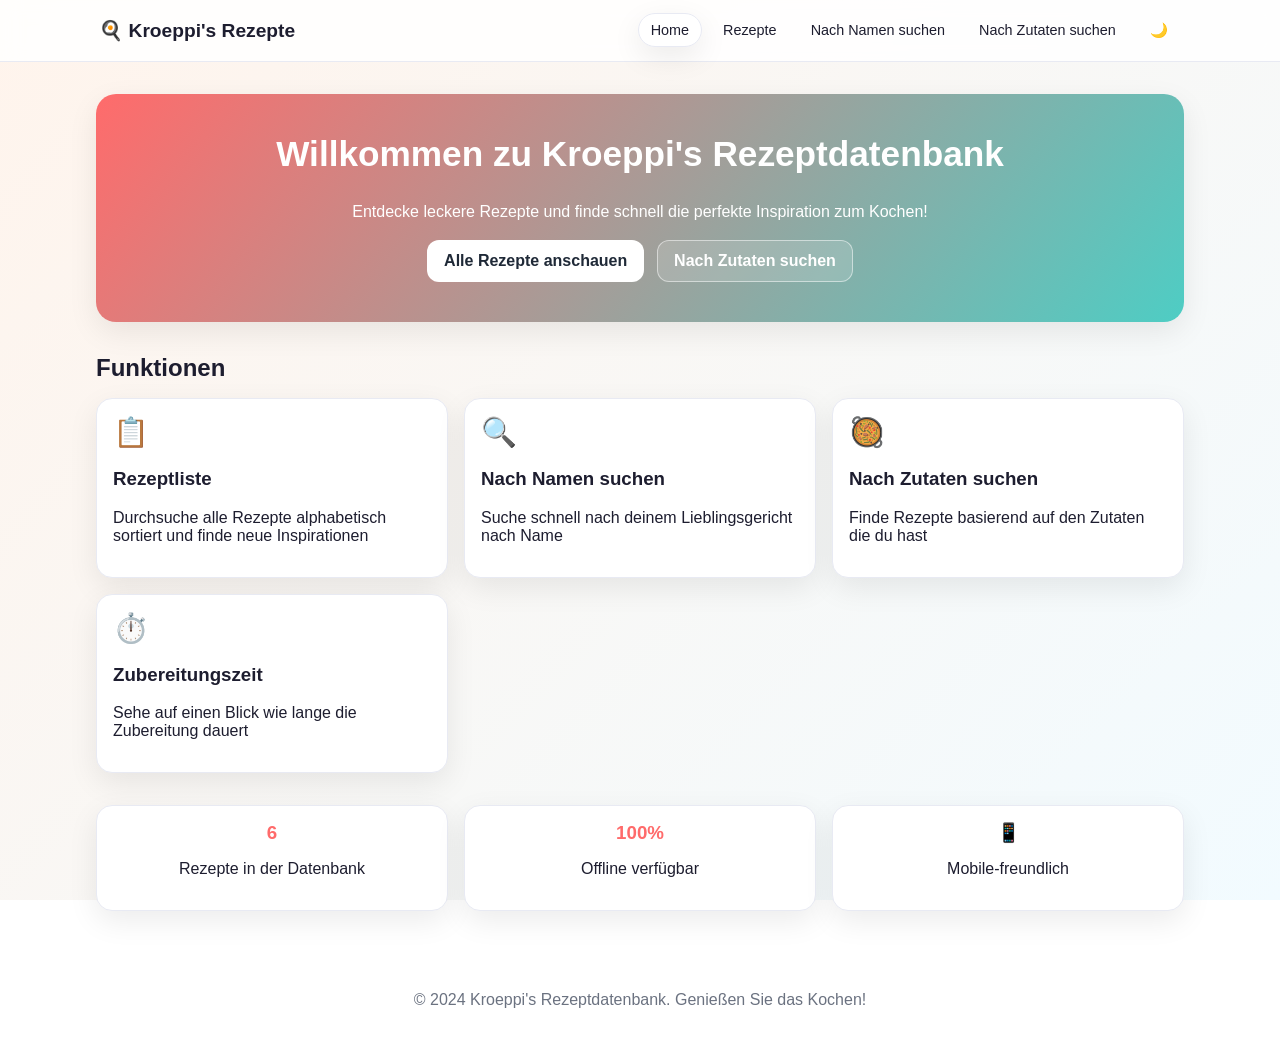
<file: index.html>
<!DOCTYPE html>
<html lang="de">
<head>
    <meta charset="UTF-8">
    <meta name="viewport" content="width=device-width, initial-scale=1.0">
    <title>Kroeppi's Rezepte - Rezeptdatenbank</title>
    <link rel="stylesheet" href="css/style.css">
</head>
<body>
    <nav class="navbar">
        <div class="nav-container">
            <div class="logo">
                <h1>🍳 Kroeppi's Rezepte</h1>
            </div>
            <ul class="nav-menu">
                <li><a href="index.html" class="active">Home</a></li>
                <li><a href="recipes.html">Rezepte</a></li>
                <li><a href="recipes.html?tab=search-name">Nach Namen suchen</a></li>
                <li><a href="recipes.html?tab=search-ingredients">Nach Zutaten suchen</a></li>
                <li><button class="theme-toggle" id="themeToggle" aria-label="Dark Mode umschalten">🌙</button></li>
            </ul>
        </div>
    </nav>

    <section class="hero">
        <div class="hero-content">
            <h2>Willkommen zu Kroeppi's Rezeptdatenbank</h2>
            <p>Entdecke leckere Rezepte und finde schnell die perfekte Inspiration zum Kochen!</p>
            <div class="hero-buttons">
                <a href="recipes.html" class="btn btn-primary">Alle Rezepte anschauen</a>
                <a href="recipes.html?tab=search-ingredients" class="btn btn-secondary">Nach Zutaten suchen</a>
            </div>
        </div>
    </section>

    <section class="features">
        <h2>Funktionen</h2>
        <div class="features-grid">
            <div class="feature-card">
                <div class="feature-icon">📋</div>
                <h3>Rezeptliste</h3>
                <p>Durchsuche alle Rezepte alphabetisch sortiert und finde neue Inspirationen</p>
            </div>
            <div class="feature-card">
                <div class="feature-icon">🔍</div>
                <h3>Nach Namen suchen</h3>
                <p>Suche schnell nach deinem Lieblingsgericht nach Name</p>
            </div>
            <div class="feature-card">
                <div class="feature-icon">🥘</div>
                <h3>Nach Zutaten suchen</h3>
                <p>Finde Rezepte basierend auf den Zutaten die du hast</p>
            </div>
            <div class="feature-card">
                <div class="feature-icon">⏱️</div>
                <h3>Zubereitungszeit</h3>
                <p>Sehe auf einen Blick wie lange die Zubereitung dauert</p>
            </div>
        </div>
    </section>

    <section class="stats">
        <div class="stat-item">
            <h3 id="recipeCount">0</h3>
            <p>Rezepte in der Datenbank</p>
        </div>
        <div class="stat-item">
            <h3>100%</h3>
            <p>Offline verfügbar</p>
        </div>
        <div class="stat-item">
            <h3>📱</h3>
            <p>Mobile-freundlich</p>
        </div>
    </section>

    <footer class="footer">
        <p>&copy; 2024 Kroeppi's Rezeptdatenbank. Genießen Sie das Kochen!</p>
    </footer>

    <script src="js/app.js"></script>
</body>
</html>
</file>
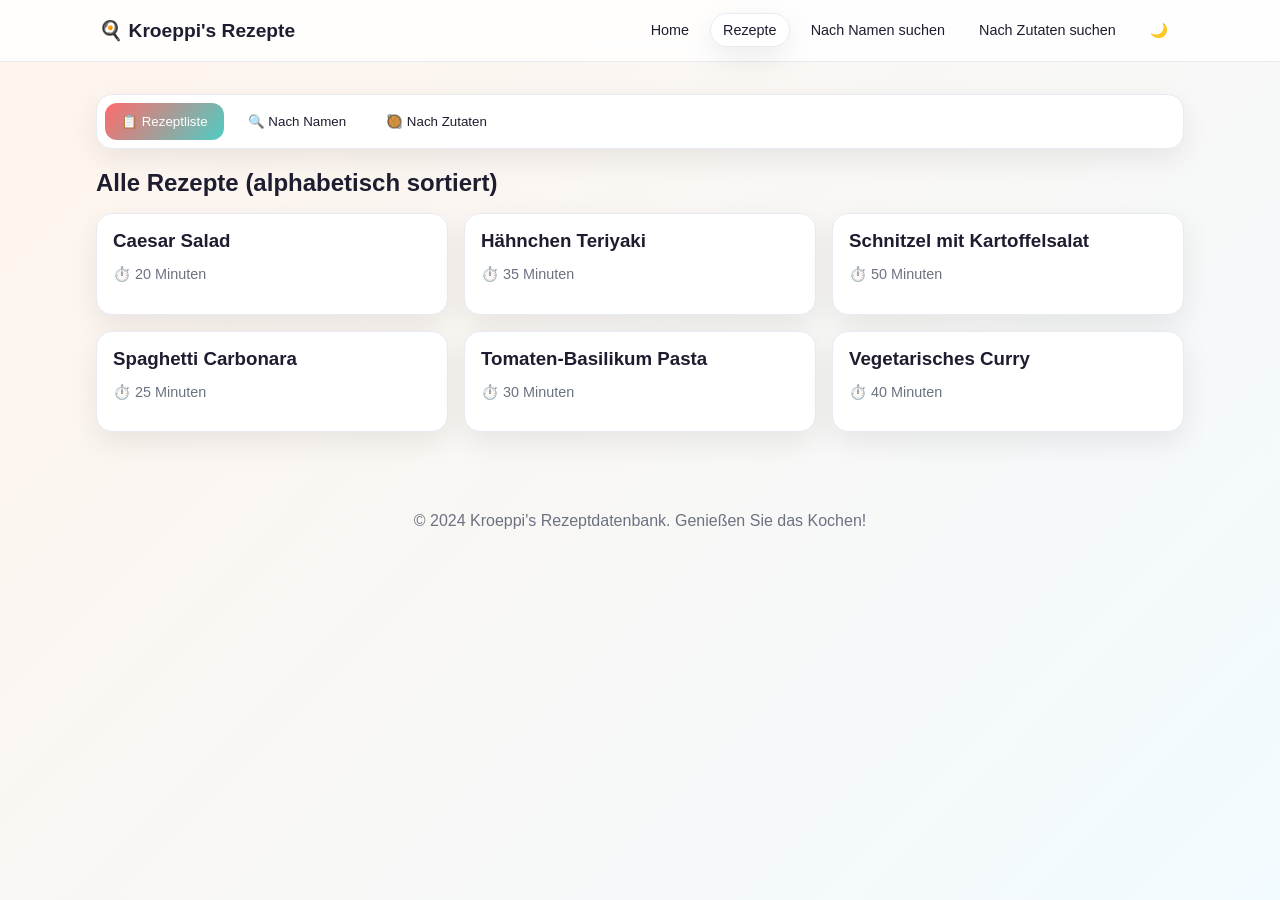
<file: recipes.html>
<!DOCTYPE html>
<html lang="de">
<head>
    <meta charset="UTF-8">
    <meta name="viewport" content="width=device-width, initial-scale=1.0">
    <title>Rezepte - Kroeppi's Rezeptdatenbank</title>
    <link rel="stylesheet" href="css/style.css">
</head>
<body>
    <nav class="navbar">
        <div class="nav-container">
            <div class="logo">
                <h1>🍳 Kroeppi's Rezepte</h1>
            </div>
            <ul class="nav-menu">
                <li><a href="index.html">Home</a></li>
                <li><a href="recipes.html" class="active">Rezepte</a></li>
                <li><a href="recipes.html?tab=search-name">Nach Namen suchen</a></li>
                <li><a href="recipes.html?tab=search-ingredients">Nach Zutaten suchen</a></li>
                <li><button class="theme-toggle" id="themeToggle" aria-label="Dark Mode umschalten">🌙</button></li>
            </ul>
        </div>
    </nav>

    <div class="container">
        <div class="tabs">
            <button class="tab-btn active" data-tab="list">📋 Rezeptliste</button>
            <button class="tab-btn" data-tab="search-name">🔍 Nach Namen</button>
            <button class="tab-btn" data-tab="search-ingredients">🥘 Nach Zutaten</button>
        </div>

        <div class="tab-content">
            <div id="list" class="tab active">
                <h2>Alle Rezepte (alphabetisch sortiert)</h2>
                <div id="recipeList" class="recipe-grid"></div>
            </div>

            <div id="search-name" class="tab">
                <h2>Rezepte nach Namen suchen</h2>
                <div class="search-box">
                    <input
                        type="text"
                        id="searchNameInput"
                        placeholder="Rezeptname eingeben..."
                        class="search-input"
                    >
                </div>
                <div id="searchNameResults" class="recipe-grid"></div>
                <div id="noResultsName" class="no-results" style="display: none;">
                    Keine Rezepte gefunden. Versuche einen anderen Namen!
                </div>
            </div>

            <div id="search-ingredients" class="tab">
                <h2>Rezepte nach Zutaten suchen</h2>
                <div class="search-box">
                    <input
                        type="text"
                        id="searchIngredientsInput"
                        placeholder="Zutat eingeben (z.B. Tomate, Käse)..."
                        class="search-input"
                    >
                </div>
                <div id="searchIngredientsResults" class="recipe-grid"></div>
                <div id="noResultsIngredients" class="no-results" style="display: none;">
                    Keine Rezepte mit dieser Zutat gefunden. Versuche eine andere!
                </div>
            </div>
        </div>
    </div>

    <div id="recipeModal" class="modal" aria-hidden="true">
        <div class="modal-content">
            <button class="close" type="button" aria-label="Modal schließen">&times;</button>
            <div id="modalBody"></div>
        </div>
    </div>

    <footer class="footer">
        <p>&copy; 2024 Kroeppi's Rezeptdatenbank. Genießen Sie das Kochen!</p>
    </footer>

    <script src="js/app.js"></script>
</body>
</html>
</file>
<file: css/style.css>
:root {
    --bg: #f6f8ff;
    --bg-gradient: linear-gradient(135deg, #fff4ec 0%, #f2fbff 100%);
    --surface: #ffffff;
    --text: #1d1d2f;
    --text-muted: #6b7280;
    --primary: #ff6b6b;
    --secondary: #4ecdc4;
    --accent: #ffe66d;
    --border: #e8eaf3;
    --shadow: 0 10px 30px rgba(0, 0, 0, 0.08);
}

body.dark-mode {
    --bg: #0f1220;
    --bg-gradient: linear-gradient(135deg, #1a1f36 0%, #0f1220 100%);
    --surface: #1a2038;
    --text: #e5e7eb;
    --text-muted: #c0c6d1;
    --primary: #ff7b89;
    --secondary: #61e3da;
    --accent: #ffe67e;
    --border: #2b3458;
    --shadow: 0 12px 40px rgba(0, 0, 0, 0.35);
}

* {
    box-sizing: border-box;
}

html,
body {
    margin: 0;
    padding: 0;
    font-family: Inter, -apple-system, BlinkMacSystemFont, "Segoe UI", Roboto, sans-serif;
    background: var(--bg-gradient) fixed;
    color: var(--text);
}

a {
    color: inherit;
    text-decoration: none;
}

.navbar {
    position: sticky;
    top: 0;
    z-index: 20;
    background: color-mix(in srgb, var(--surface) 85%, transparent);
    backdrop-filter: blur(10px);
    border-bottom: 1px solid var(--border);
}

.nav-container {
    max-width: 1120px;
    margin: 0 auto;
    padding: 0.8rem 1rem;
    display: flex;
    justify-content: space-between;
    align-items: center;
    gap: 1rem;
}

.logo h1 {
    margin: 0;
    font-size: 1.2rem;
}

.nav-menu {
    list-style: none;
    margin: 0;
    padding: 0;
    display: flex;
    flex-wrap: wrap;
    justify-content: flex-end;
    gap: 0.5rem;
    align-items: center;
}

.nav-menu a,
.theme-toggle {
    display: inline-flex;
    align-items: center;
    justify-content: center;
    padding: 0.5rem 0.75rem;
    border-radius: 999px;
    border: 1px solid transparent;
    transition: all 0.2s ease;
    cursor: pointer;
    background: transparent;
    color: var(--text);
    font-size: 0.9rem;
}

.nav-menu a:hover,
.theme-toggle:hover,
.nav-menu a.active {
    border-color: var(--border);
    background: var(--surface);
    box-shadow: var(--shadow);
}

.hero {
    max-width: 1120px;
    margin: 2rem auto;
    padding: 0 1rem;
}

.hero-content {
    padding: 2.5rem 1.5rem;
    border-radius: 20px;
    background: linear-gradient(130deg, var(--primary), var(--secondary));
    color: #fff;
    box-shadow: var(--shadow);
    text-align: center;
    animation: fadeInUp 0.5s ease-out;
}

.hero-content h2 {
    margin-top: 0;
    font-size: clamp(1.6rem, 4vw, 2.2rem);
}

.hero-buttons {
    margin-top: 1.2rem;
    display: flex;
    flex-wrap: wrap;
    justify-content: center;
    gap: 0.8rem;
}

.btn {
    display: inline-block;
    border-radius: 12px;
    padding: 0.7rem 1rem;
    font-weight: 600;
    border: 1px solid transparent;
}

.btn-primary {
    background: #fff;
    color: #1f2937;
}

.btn-secondary {
    background: rgba(255, 255, 255, 0.15);
    border-color: rgba(255, 255, 255, 0.5);
}

.features,
.stats,
.container {
    max-width: 1120px;
    margin: 2rem auto;
    padding: 0 1rem;
}

.features h2,
.container h2 {
    margin-bottom: 1rem;
}

.features-grid,
.recipe-grid {
    display: grid;
    grid-template-columns: 1fr;
    gap: 1rem;
}

.feature-card,
.recipe-card,
.tabs,
.search-box,
.modal-content,
.stat-item {
    background: var(--surface);
    border: 1px solid var(--border);
    border-radius: 16px;
    box-shadow: var(--shadow);
}

.feature-card,
.recipe-card,
.stat-item {
    padding: 1rem;
}

.feature-icon {
    font-size: 1.8rem;
}

.stats {
    display: grid;
    grid-template-columns: repeat(3, minmax(0, 1fr));
    gap: 1rem;
}

.stat-item {
    text-align: center;
}

.stat-item h3 {
    margin: 0;
    color: var(--primary);
}

.tabs {
    display: flex;
    flex-wrap: wrap;
    gap: 0.5rem;
    padding: 0.5rem;
}

.tab-btn {
    border: none;
    border-radius: 12px;
    padding: 0.7rem 1rem;
    cursor: pointer;
    background: transparent;
    color: var(--text);
}

.tab-btn.active {
    background: linear-gradient(130deg, var(--primary), var(--secondary));
    color: #fff;
}

.tab {
    display: none;
    margin-top: 1rem;
}

.tab.active {
    display: block;
}

.search-box {
    padding: 1rem;
}

.search-input {
    width: 100%;
    font-size: 1rem;
    border: 1px solid var(--border);
    border-radius: 12px;
    padding: 0.7rem 0.9rem;
    background: var(--surface);
    color: var(--text);
}

.recipe-card {
    transition: transform 0.2s ease, box-shadow 0.2s ease;
    cursor: pointer;
}

.recipe-card:hover {
    transform: translateY(-3px);
}

.recipe-card h3 {
    margin: 0 0 0.6rem;
}

.recipe-duration {
    color: var(--text-muted);
    font-size: 0.9rem;
}

.no-results {
    margin-top: 1rem;
    padding: 1rem;
    border: 1px dashed var(--border);
    border-radius: 12px;
    color: var(--text-muted);
    background: var(--surface);
}

.modal {
    position: fixed;
    inset: 0;
    background: rgba(10, 12, 20, 0.55);
    display: none;
    align-items: center;
    justify-content: center;
    padding: 1rem;
    z-index: 50;
}

.modal.show {
    display: flex;
}

.modal-content {
    width: min(700px, 100%);
    max-height: 90vh;
    overflow: auto;
    padding: 1.25rem;
    position: relative;
}

.close {
    border: none;
    background: transparent;
    color: var(--text);
    font-size: 2rem;
    line-height: 1;
    position: absolute;
    top: 0.35rem;
    right: 0.7rem;
    cursor: pointer;
}

.recipe-detail h2 {
    margin-top: 0;
}

.recipe-detail pre {
    margin: 0;
    white-space: pre-wrap;
    word-break: break-word;
    font-family: inherit;
    line-height: 1.5;
}

.footer {
    text-align: center;
    color: var(--text-muted);
    padding: 2rem 1rem;
}

@keyframes fadeInUp {
    from {
        transform: translateY(10px);
        opacity: 0;
    }
    to {
        transform: translateY(0);
        opacity: 1;
    }
}

@media (min-width: 640px) {
    .features-grid,
    .recipe-grid {
        grid-template-columns: repeat(2, minmax(0, 1fr));
    }
}

@media (min-width: 900px) {
    .nav-container {
        padding: 0.8rem 1.2rem;
    }

    .features-grid,
    .recipe-grid {
        grid-template-columns: repeat(3, minmax(0, 1fr));
    }
}
</file>
